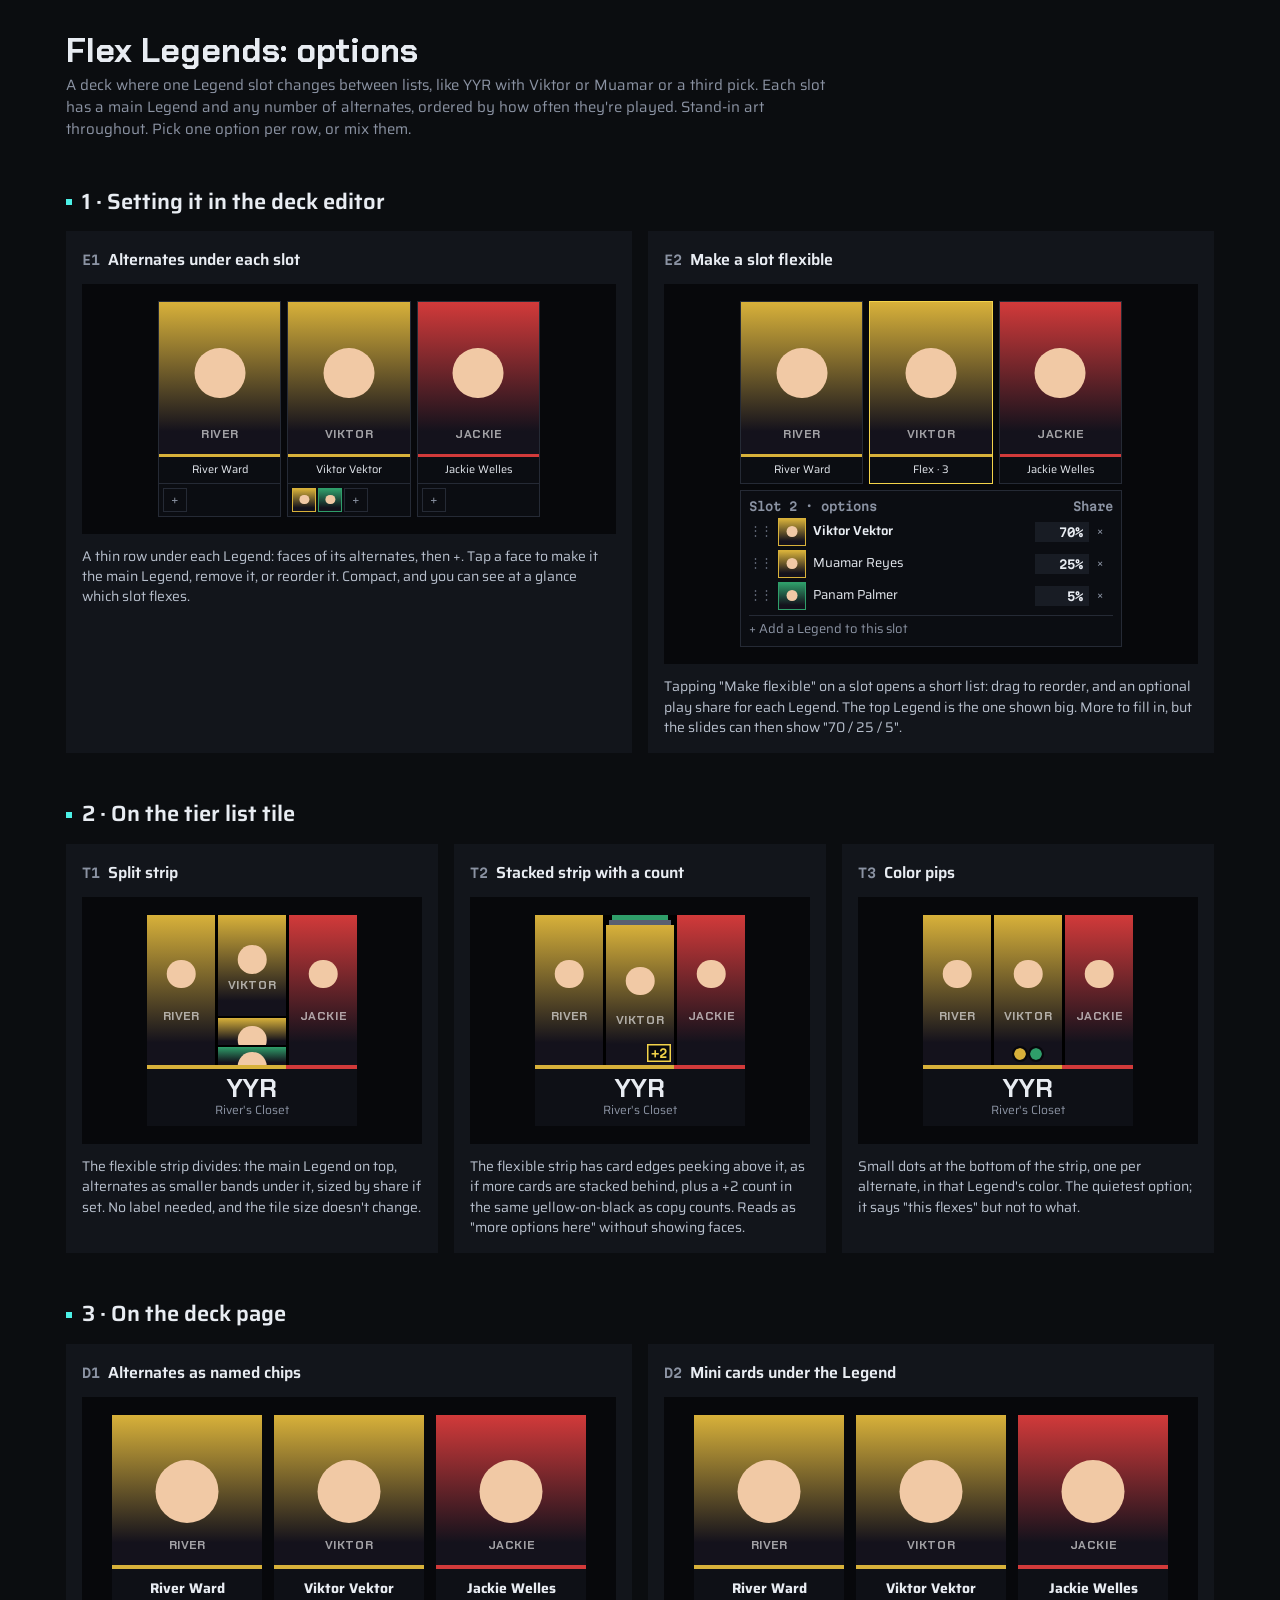
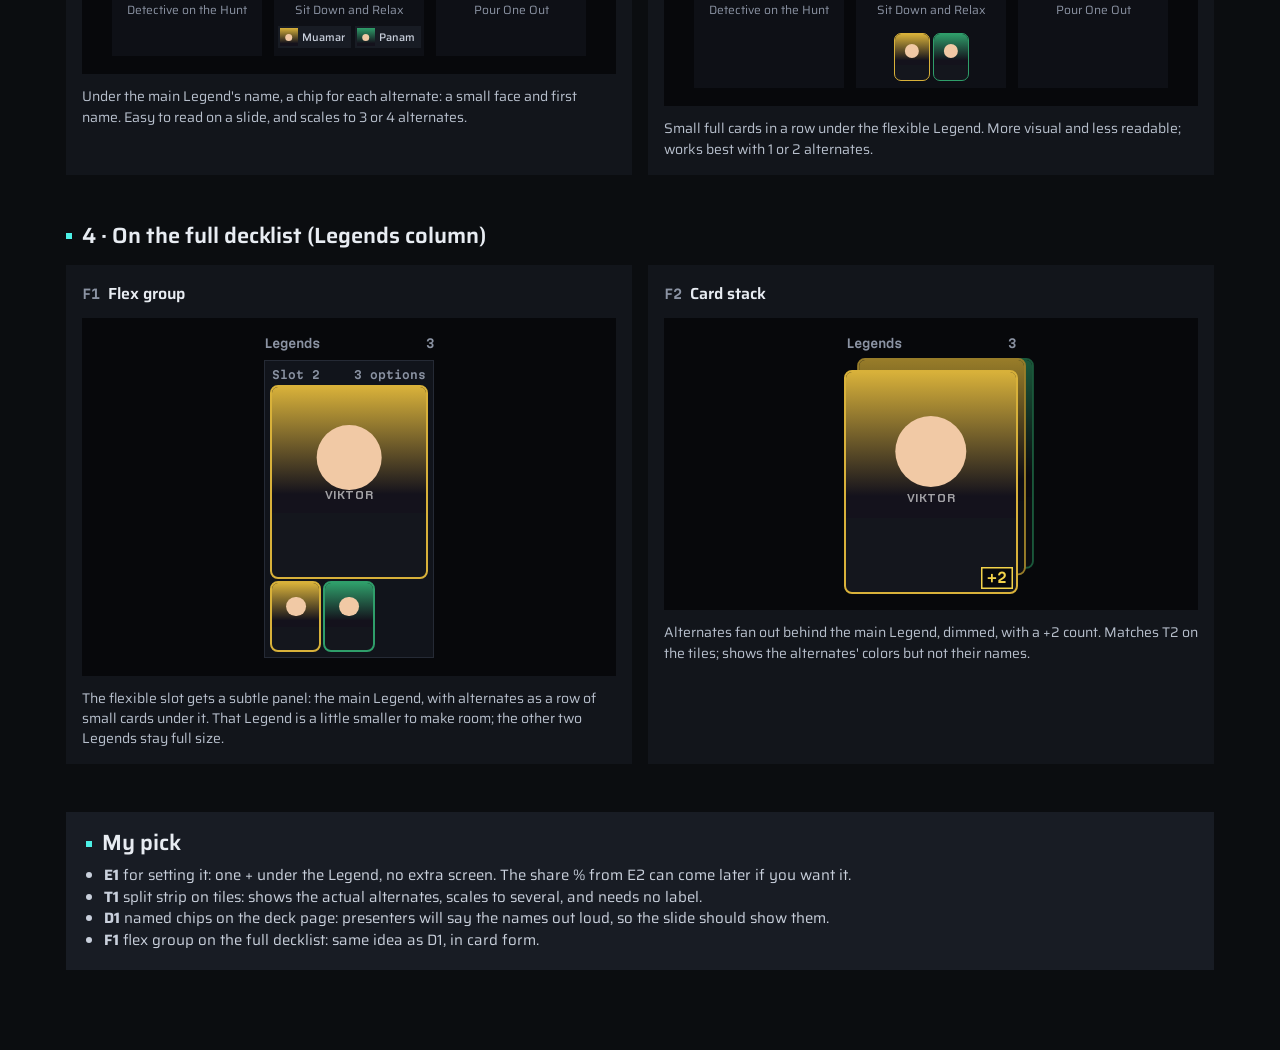
<file: design/flex-legends.html>
<!doctype html>
<html lang="en">
<head>
<meta charset="utf-8">
<meta name="viewport" content="width=device-width, initial-scale=1">
<title>Flex Legend Options</title>
<link href="https://fonts.googleapis.com/css2?family=Chakra+Petch:wght@600;700&family=Martian+Mono:wdth,wght@87.5,400;87.5,600&family=Saira:wght@400;500;600;700&display=swap" rel="stylesheet">
<style>
:root { --bg:#0b0d10; --panel:#12151b; --panel2:#181c24; --line:#252a35; --text:#e8ecf2; --muted:#8b93a3; --accent:#f3d34a; --accent2:#4cf0e6; --mono:"Martian Mono",monospace;
  --R:#d23a3a; --Y:#d8b13a; --G:#2f9e6a; --B:#2f6fd2; }
* { box-sizing:border-box; }
body { margin:0; background:var(--bg); color:var(--text); font:15px/1.45 "Saira",sans-serif; }
main { max-width:1180px; margin:0 auto; padding:32px 16px 80px; }
h1 { font:700 34px/1.1 "Chakra Petch",sans-serif; margin:0 0 6px; }
h2 { font:600 22px/1.2 "Saira",sans-serif; margin:48px 0 4px; display:flex; align-items:center; gap:10px; }
h2::before { content:""; width:6px; height:6px; background:var(--accent2); }
.lede { color:var(--muted); max-width:760px; margin:0; }
.grid { display:grid; grid-template-columns:repeat(auto-fit,minmax(320px,1fr)); gap:16px; margin-top:16px; }
.opt { background:var(--panel); padding:16px; display:flex; flex-direction:column; gap:12px; }
.opt h3 { margin:0; font:600 16px "Saira",sans-serif; display:flex; gap:8px; align-items:baseline; }
.opt h3 b { font:600 13px var(--mono); color:var(--muted); }
.opt p { margin:0; color:#b7bfcc; font-size:14px; }
.pick { align-self:flex-start; font:600 12px var(--mono); background:var(--accent); color:#0b0d10; padding:3px 7px; }
.stagebox { background:#07080b; padding:18px; display:flex; justify-content:center; align-items:center; min-height:200px; }

/* placeholder art */
.art { position:relative; overflow:hidden; background:linear-gradient(180deg,var(--c) 0%,#14121c 85%); }
.art::before { content:""; position:absolute; left:50%; top:30%; width:42%; aspect-ratio:1; transform:translateX(-50%); border-radius:50%; background:#f1c9a5; }
.art::after { content:attr(data-i); position:absolute; left:0; right:0; bottom:8%; text-align:center; font:700 12px "Chakra Petch"; color:#fff9; letter-spacing:.05em; }
.card { position:relative; border-radius:6px; overflow:hidden; outline:2px solid var(--c); background:#0e0f14; display:flex; flex-direction:column; }
.card .art { flex:1; }
.card .tb { height:34%; background:#14161d; }

/* tiles */
.tile { width:210px; background:#0e1016; }
.tile .strips { display:flex; gap:3px; height:150px; background:#000; }
.tile .strip { flex:1; display:flex; flex-direction:column; gap:2px; min-width:0; position:relative; }
.tile .strip .art { flex:1; }
.tile .art::after { top:62%; bottom:auto; }
.tile .cap { text-align:center; padding:6px 6px 8px; border-top:4px solid; border-image:linear-gradient(90deg,var(--Y) 0 33%,var(--Y) 33% 66%,var(--R) 66%) 1; }
.tile .code { font:700 26px/1 "Chakra Petch"; }
.tile .sub { font-size:12px; color:var(--muted); }
/* T1 split */
.split .art.alt { flex:0 0 26%; }
/* T2 stack */
.stack .strip .peek { position:absolute; inset:0; }
.tile.stack .strip.flex { padding-top:10px; }
.tile.stack .strip.flex::before, .tile.stack .strip.flex::after { content:""; position:absolute; left:6px; right:6px; height:5px; }
.tile.stack .strip.flex::before { top:0; background:var(--G); }
.tile.stack .strip.flex::after { top:5px; left:3px; right:3px; background:#5a6070; }
.count { position:absolute; right:3px; bottom:3px; font:600 12px/1 var(--mono); background:#07080c; color:var(--accent); padding:3px 4px; box-shadow:inset 0 0 0 1.5px var(--accent); }
/* T3 dots */
.pips { position:absolute; left:0; right:0; bottom:5px; display:flex; justify-content:center; gap:4px; }
.pips i { width:12px; height:12px; border-radius:50%; outline:2px solid #07080c; }

/* deck page legends */
.dl { display:flex; gap:12px; }
.dl figure { margin:0; width:150px; background:#0e1016; display:flex; flex-direction:column; }
.dl figure .art { height:150px; }
.dl figcaption { padding:8px; text-align:center; border-top:4px solid var(--c); }
.dl figcaption b { display:block; font:700 14px "Saira"; }
.dl figcaption span { font-size:12px; color:var(--muted); }
.alts { display:flex; justify-content:center; gap:4px; margin-top:6px; }
.alts .chip { display:flex; align-items:center; gap:4px; font:500 11px "Saira"; color:#c9d0dc; background:var(--panel2); padding:2px 6px 2px 2px; }
.alts .chip .art { width:18px; height:18px; }
.alts .chip .art::after { display:none; }
.fan { position:relative; }
.fan .back { position:absolute; top:-7px; height:12px; left:8px; right:8px; }
.fan .back.b2 { top:-13px; left:16px; right:16px; }
.mini-row { display:flex; gap:5px; padding:6px 8px 0; justify-content:center; }
.mini-row .card { width:34px; height:46px; outline-width:1.5px; }

/* full decklist column */
.col { display:flex; flex-direction:column; gap:10px; width:170px; }
.col .card { height:220px; }
.col .lbl { font:600 12px var(--mono); color:var(--muted); display:flex; justify-content:space-between; }
.rowalts { display:flex; gap:6px; margin-top:6px; }
.rowalts .card { flex:1; height:auto; aspect-ratio:.716; }
.flexgroup { background:#11141b; padding:8px; box-shadow:inset 0 0 0 1px var(--line); }
.flexgroup .eyebrow { font:600 11px var(--mono); color:var(--muted); margin-bottom:6px; display:flex; justify-content:space-between; }
.cardstack { position:relative; height:232px; }
.cardstack .card { position:absolute; left:0; right:0; height:220px; }
.cardstack .card.b1 { top:0; left:16px; right:-16px; transform:scale(.94); transform-origin:top right; filter:brightness(.55); }
.cardstack .card.b2 { top:0; left:8px; right:-8px; transform:scale(.97); transform-origin:top right; filter:brightness(.7); }
.cardstack .card.f { top:12px; }

/* editor */
.ed { width:100%; max-width:380px; display:flex; flex-direction:column; gap:8px; }
.ed .slots { display:grid; grid-template-columns:repeat(3,1fr); gap:8px; }
.slot { background:#0b0d12; outline:1px solid var(--line); display:flex; flex-direction:column; }
.slot .art { aspect-ratio:.8; }
.slot .n { font-size:11px; padding:5px; text-align:center; border-top:3px solid var(--c); white-space:nowrap; overflow:hidden; text-overflow:ellipsis; }
.slot .altrow { display:flex; gap:4px; padding:5px; border-top:1px solid var(--line); align-items:center; }
.slot .altrow .art { width:22px; aspect-ratio:1; outline:1.5px solid var(--c); }
.slot .altrow .art::after { display:none; }
.slot .altrow .add { width:22px; height:22px; display:grid; place-items:center; color:var(--muted); outline:1px solid var(--line); font-size:14px; }
.slot.flexon { outline:1px solid var(--accent); }
.flexlist { background:#0b0d12; outline:1px solid var(--line); padding:8px; display:flex; flex-direction:column; gap:6px; }
.flexlist .hd { font:600 12px var(--mono); color:var(--muted); display:flex; justify-content:space-between; }
.flexlist .r { display:grid; grid-template-columns:22px 26px 1fr 54px 16px; gap:8px; align-items:center; font-size:13px; }
.flexlist .r .art { width:26px; aspect-ratio:1; outline:1.5px solid var(--c); }
.flexlist .r .art::after { display:none; }
.flexlist .r .h { color:#59606e; letter-spacing:-2px; }
.flexlist .r .p { font:600 12px var(--mono); color:var(--text); background:var(--panel2); padding:3px 6px; text-align:right; }
.flexlist .r.main span:nth-child(3) { font-weight:600; }
.flexlist .r .x { color:var(--muted); }
.flexlist .addrow { color:var(--muted); font-size:13px; padding:4px 0 0; border-top:1px solid var(--line); }
.tag { font:600 11px var(--mono); background:var(--accent); color:#0b0d10; padding:2px 5px; }
.rec { margin-top:48px; background:var(--panel2); padding:18px 20px; }
.rec h2 { margin-top:0; }
.rec ul { margin:8px 0 0; padding-left:18px; color:#c9d0dc; }
@media (max-width:520px) { .dl figure { width:31vw; } .dl figure .art { height:28vw; } }
</style>
</head>
<body>
<main>
<h1>Flex Legends: options</h1>
<p class="lede">A deck where one Legend slot changes between lists, like YYR with Viktor or Muamar or a third pick. Each slot has a main Legend and any number of alternates, ordered by how often they're played. Stand-in art throughout. Pick one option per row, or mix them.</p>

<h2>1 · Setting it in the deck editor</h2>
<div class="grid">
  <div class="opt">
    <h3><b>E1</b> Alternates under each slot</h3>
    <div class="stagebox"><div class="ed">
      <div class="slots">
        <div class="slot" style="--c:var(--Y)"><div class="art" style="--c:var(--Y)" data-i="RIVER"></div><div class="n">River Ward</div><div class="altrow"><span class="add">+</span></div></div>
        <div class="slot" style="--c:var(--Y)"><div class="art" style="--c:var(--Y)" data-i="VIKTOR"></div><div class="n">Viktor Vektor</div><div class="altrow"><span class="art" style="--c:var(--Y)"></span><span class="art" style="--c:var(--G)"></span><span class="add">+</span></div></div>
        <div class="slot" style="--c:var(--R)"><div class="art" style="--c:var(--R)" data-i="JACKIE"></div><div class="n">Jackie Welles</div><div class="altrow"><span class="add">+</span></div></div>
      </div>
    </div></div>
    <p>A thin row under each Legend: faces of its alternates, then +. Tap a face to make it the main Legend, remove it, or reorder it. Compact, and you can see at a glance which slot flexes.</p>
  </div>
  <div class="opt">
    <h3><b>E2</b> Make a slot flexible</h3>
    <div class="stagebox"><div class="ed">
      <div class="slots">
        <div class="slot" style="--c:var(--Y)"><div class="art" style="--c:var(--Y)" data-i="RIVER"></div><div class="n">River Ward</div></div>
        <div class="slot flexon" style="--c:var(--Y)"><div class="art" style="--c:var(--Y)" data-i="VIKTOR"></div><div class="n">Flex · 3</div></div>
        <div class="slot" style="--c:var(--R)"><div class="art" style="--c:var(--R)" data-i="JACKIE"></div><div class="n">Jackie Welles</div></div>
      </div>
      <div class="flexlist">
        <div class="hd"><span>Slot 2 · options</span><span>Share</span></div>
        <div class="r main"><span class="h">⋮⋮</span><span class="art" style="--c:var(--Y)"></span><span>Viktor Vektor</span><span class="p">70%</span><span class="x">×</span></div>
        <div class="r"><span class="h">⋮⋮</span><span class="art" style="--c:var(--Y)"></span><span>Muamar Reyes</span><span class="p">25%</span><span class="x">×</span></div>
        <div class="r"><span class="h">⋮⋮</span><span class="art" style="--c:var(--G)"></span><span>Panam Palmer</span><span class="p">5%</span><span class="x">×</span></div>
        <div class="addrow">+ Add a Legend to this slot</div>
      </div>
    </div></div>
    <p>Tapping "Make flexible" on a slot opens a short list: drag to reorder, and an optional play share for each Legend. The top Legend is the one shown big. More to fill in, but the slides can then show "70 / 25 / 5".</p>
  </div>
</div>

<h2>2 · On the tier list tile</h2>
<div class="grid">
  <div class="opt">
    <h3><b>T1</b> Split strip</h3>
    <div class="stagebox"><div class="tile split">
      <div class="strips">
        <div class="strip"><div class="art" style="--c:var(--Y)" data-i="RIVER"></div></div>
        <div class="strip"><div class="art" style="--c:var(--Y)" data-i="VIKTOR"></div><div class="art alt" style="--c:var(--Y);flex-basis:18%"></div><div class="art alt" style="--c:var(--G);flex-basis:12%"></div></div>
        <div class="strip"><div class="art" style="--c:var(--R)" data-i="JACKIE"></div></div>
      </div>
      <div class="cap"><div class="code">YYR</div><div class="sub">River's Closet</div></div>
    </div></div>
    <p>The flexible strip divides: the main Legend on top, alternates as smaller bands under it, sized by share if set. No label needed, and the tile size doesn't change.</p>
  </div>
  <div class="opt">
    <h3><b>T2</b> Stacked strip with a count</h3>
    <div class="stagebox"><div class="tile stack">
      <div class="strips">
        <div class="strip"><div class="art" style="--c:var(--Y)" data-i="RIVER"></div></div>
        <div class="strip flex" style="padding-top:10px"><div class="art" style="--c:var(--Y)" data-i="VIKTOR"></div><span class="count">+2</span></div>
        <div class="strip"><div class="art" style="--c:var(--R)" data-i="JACKIE"></div></div>
      </div>
      <div class="cap"><div class="code">YYR</div><div class="sub">River's Closet</div></div>
    </div></div>
    <p>The flexible strip has card edges peeking above it, as if more cards are stacked behind, plus a +2 count in the same yellow-on-black as copy counts. Reads as "more options here" without showing faces.</p>
  </div>
  <div class="opt">
    <h3><b>T3</b> Color pips</h3>
    <div class="stagebox"><div class="tile">
      <div class="strips">
        <div class="strip"><div class="art" style="--c:var(--Y)" data-i="RIVER"></div></div>
        <div class="strip"><div class="art" style="--c:var(--Y)" data-i="VIKTOR"></div><div class="pips"><i style="background:var(--Y)"></i><i style="background:var(--G)"></i></div></div>
        <div class="strip"><div class="art" style="--c:var(--R)" data-i="JACKIE"></div></div>
      </div>
      <div class="cap"><div class="code">YYR</div><div class="sub">River's Closet</div></div>
    </div></div>
    <p>Small dots at the bottom of the strip, one per alternate, in that Legend's color. The quietest option; it says "this flexes" but not to what.</p>
  </div>
</div>

<h2>3 · On the deck page</h2>
<div class="grid">
  <div class="opt">
    <h3><b>D1</b> Alternates as named chips</h3>
    <div class="stagebox"><div class="dl">
      <figure style="--c:var(--Y)"><div class="art" style="--c:var(--Y)" data-i="RIVER"></div><figcaption><b>River Ward</b><span>Detective on the Hunt</span></figcaption></figure>
      <figure style="--c:var(--Y)"><div class="art" style="--c:var(--Y)" data-i="VIKTOR"></div><figcaption><b>Viktor Vektor</b><span>Sit Down and Relax</span>
        <div class="alts"><span class="chip"><span class="art" style="--c:var(--Y)"></span>Muamar</span><span class="chip"><span class="art" style="--c:var(--G)"></span>Panam</span></div></figcaption></figure>
      <figure style="--c:var(--R)"><div class="art" style="--c:var(--R)" data-i="JACKIE"></div><figcaption><b>Jackie Welles</b><span>Pour One Out</span></figcaption></figure>
    </div></div>
    <p>Under the main Legend's name, a chip for each alternate: a small face and first name. Easy to read on a slide, and scales to 3 or 4 alternates.</p>
  </div>
  <div class="opt">
    <h3><b>D2</b> Mini cards under the Legend</h3>
    <div class="stagebox"><div class="dl">
      <figure style="--c:var(--Y)"><div class="art" style="--c:var(--Y)" data-i="RIVER"></div><figcaption><b>River Ward</b><span>Detective on the Hunt</span></figcaption></figure>
      <figure style="--c:var(--Y)"><div class="art" style="--c:var(--Y)" data-i="VIKTOR"></div><figcaption><b>Viktor Vektor</b><span>Sit Down and Relax</span></figcaption>
        <div class="mini-row" style="padding-bottom:8px"><div class="card" style="--c:var(--Y)"><div class="art" style="--c:var(--Y)"></div><div class="tb"></div></div><div class="card" style="--c:var(--G)"><div class="art" style="--c:var(--G)"></div><div class="tb"></div></div></div></figure>
      <figure style="--c:var(--R)"><div class="art" style="--c:var(--R)" data-i="JACKIE"></div><figcaption><b>Jackie Welles</b><span>Pour One Out</span></figcaption></figure>
    </div></div>
    <p>Small full cards in a row under the flexible Legend. More visual and less readable; works best with 1 or 2 alternates.</p>
  </div>
</div>

<h2>4 · On the full decklist (Legends column)</h2>
<div class="grid">
  <div class="opt">
    <h3><b>F1</b> Flex group</h3>
    <div class="stagebox"><div class="col">
      <div class="lbl"><span>Legends</span><span>3</span></div>
      <div class="flexgroup"><div class="eyebrow"><span>Slot 2</span><span>3 options</span></div>
        <div class="card" style="--c:var(--Y);height:190px"><div class="art" style="--c:var(--Y)" data-i="VIKTOR"></div><div class="tb"></div></div>
        <div class="rowalts"><div class="card" style="--c:var(--Y)"><div class="art" style="--c:var(--Y)"></div><div class="tb"></div></div><div class="card" style="--c:var(--G)"><div class="art" style="--c:var(--G)"></div><div class="tb"></div></div><div class="card" style="visibility:hidden"></div></div>
      </div>
    </div></div>
    <p>The flexible slot gets a subtle panel: the main Legend, with alternates as a row of small cards under it. That Legend is a little smaller to make room; the other two Legends stay full size.</p>
  </div>
  <div class="opt">
    <h3><b>F2</b> Card stack</h3>
    <div class="stagebox"><div class="col">
      <div class="lbl"><span>Legends</span><span>3</span></div>
      <div class="cardstack">
        <div class="card b1" style="--c:var(--G)"><div class="art" style="--c:var(--G)"></div><div class="tb"></div></div>
        <div class="card b2" style="--c:var(--Y)"><div class="art" style="--c:var(--Y)"></div><div class="tb"></div></div>
        <div class="card f" style="--c:var(--Y)"><div class="art" style="--c:var(--Y)" data-i="VIKTOR"></div><div class="tb"></div><span class="count" style="font-size:14px;padding:4px 6px">+2</span></div>
      </div>
    </div></div>
    <p>Alternates fan out behind the main Legend, dimmed, with a +2 count. Matches T2 on the tiles; shows the alternates' colors but not their names.</p>
  </div>
</div>

<div class="rec">
  <h2>My pick</h2>
  <ul>
    <li><b>E1</b> for setting it: one + under the Legend, no extra screen. The share % from E2 can come later if you want it.</li>
    <li><b>T1</b> split strip on tiles: shows the actual alternates, scales to several, and needs no label.</li>
    <li><b>D1</b> named chips on the deck page: presenters will say the names out loud, so the slide should show them.</li>
    <li><b>F1</b> flex group on the full decklist: same idea as D1, in card form.</li>
  </ul>
</div>
</main>
</body>
</html>
</file>
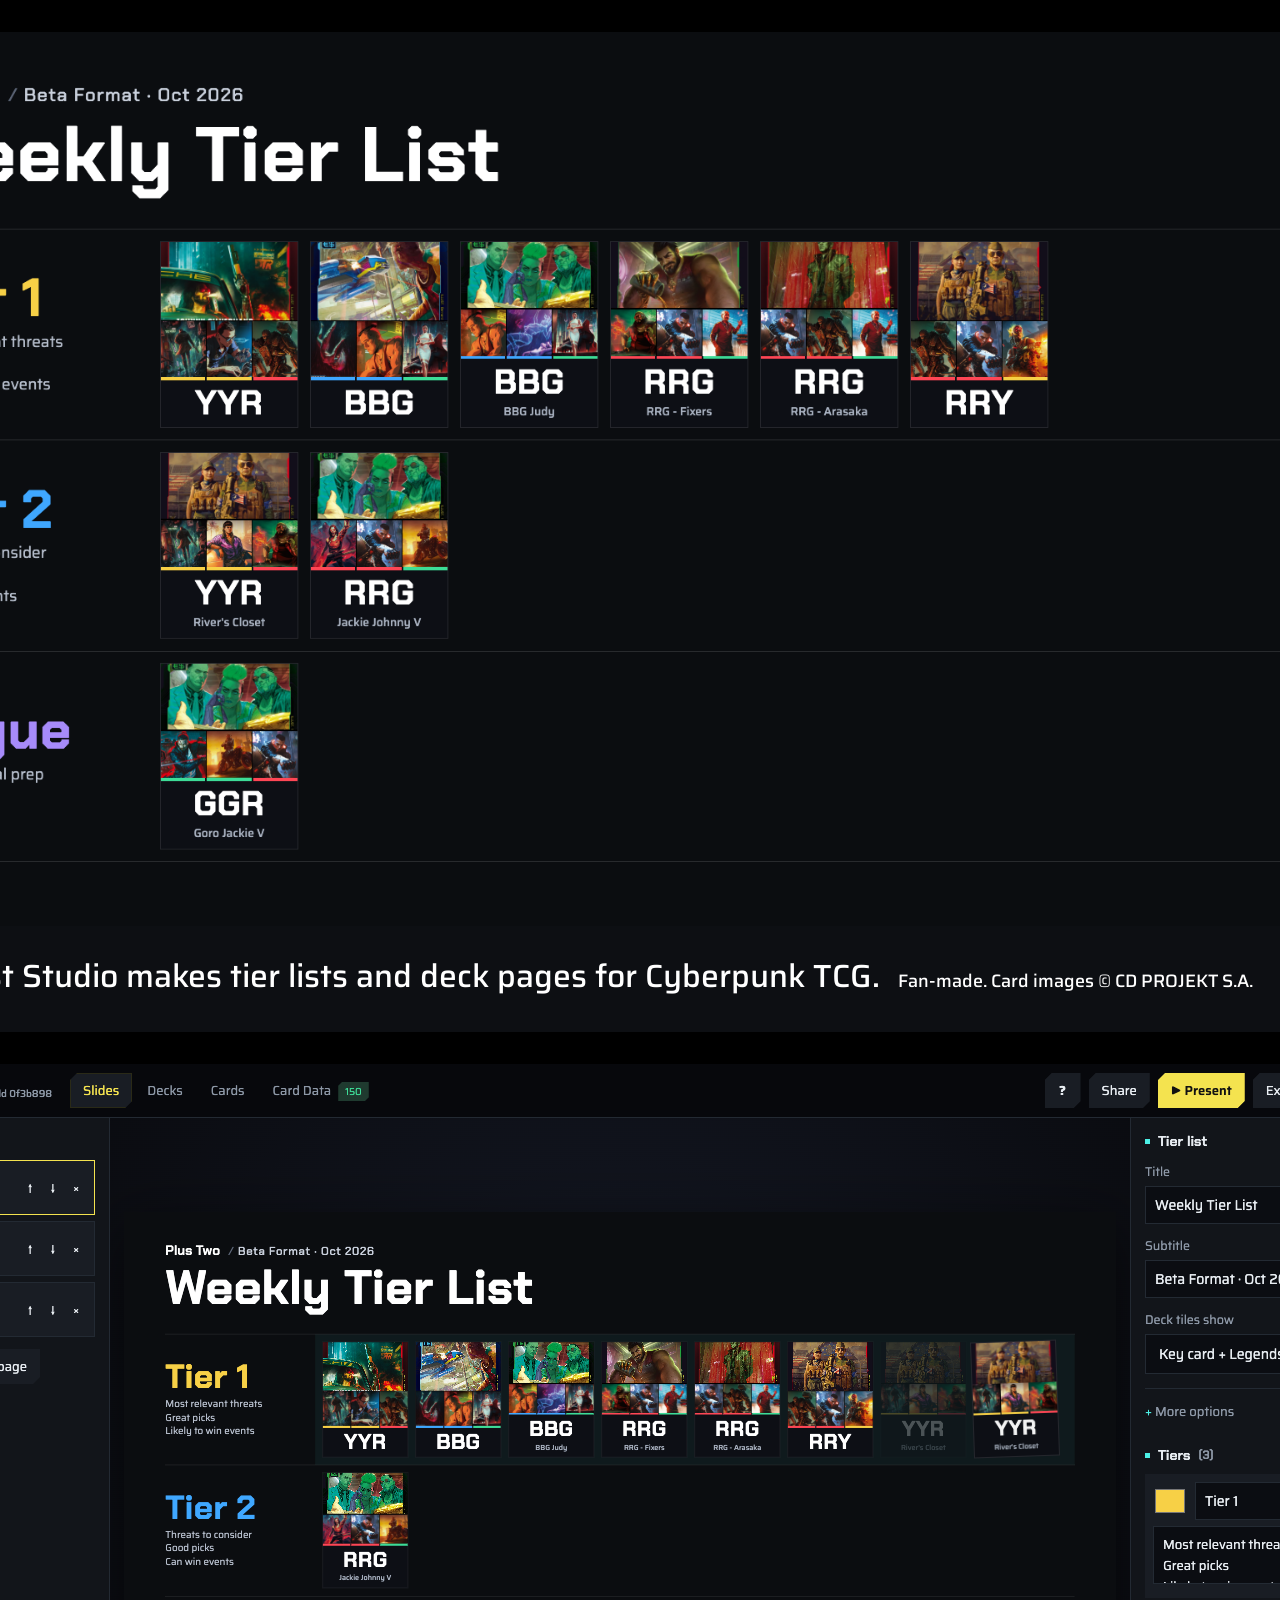
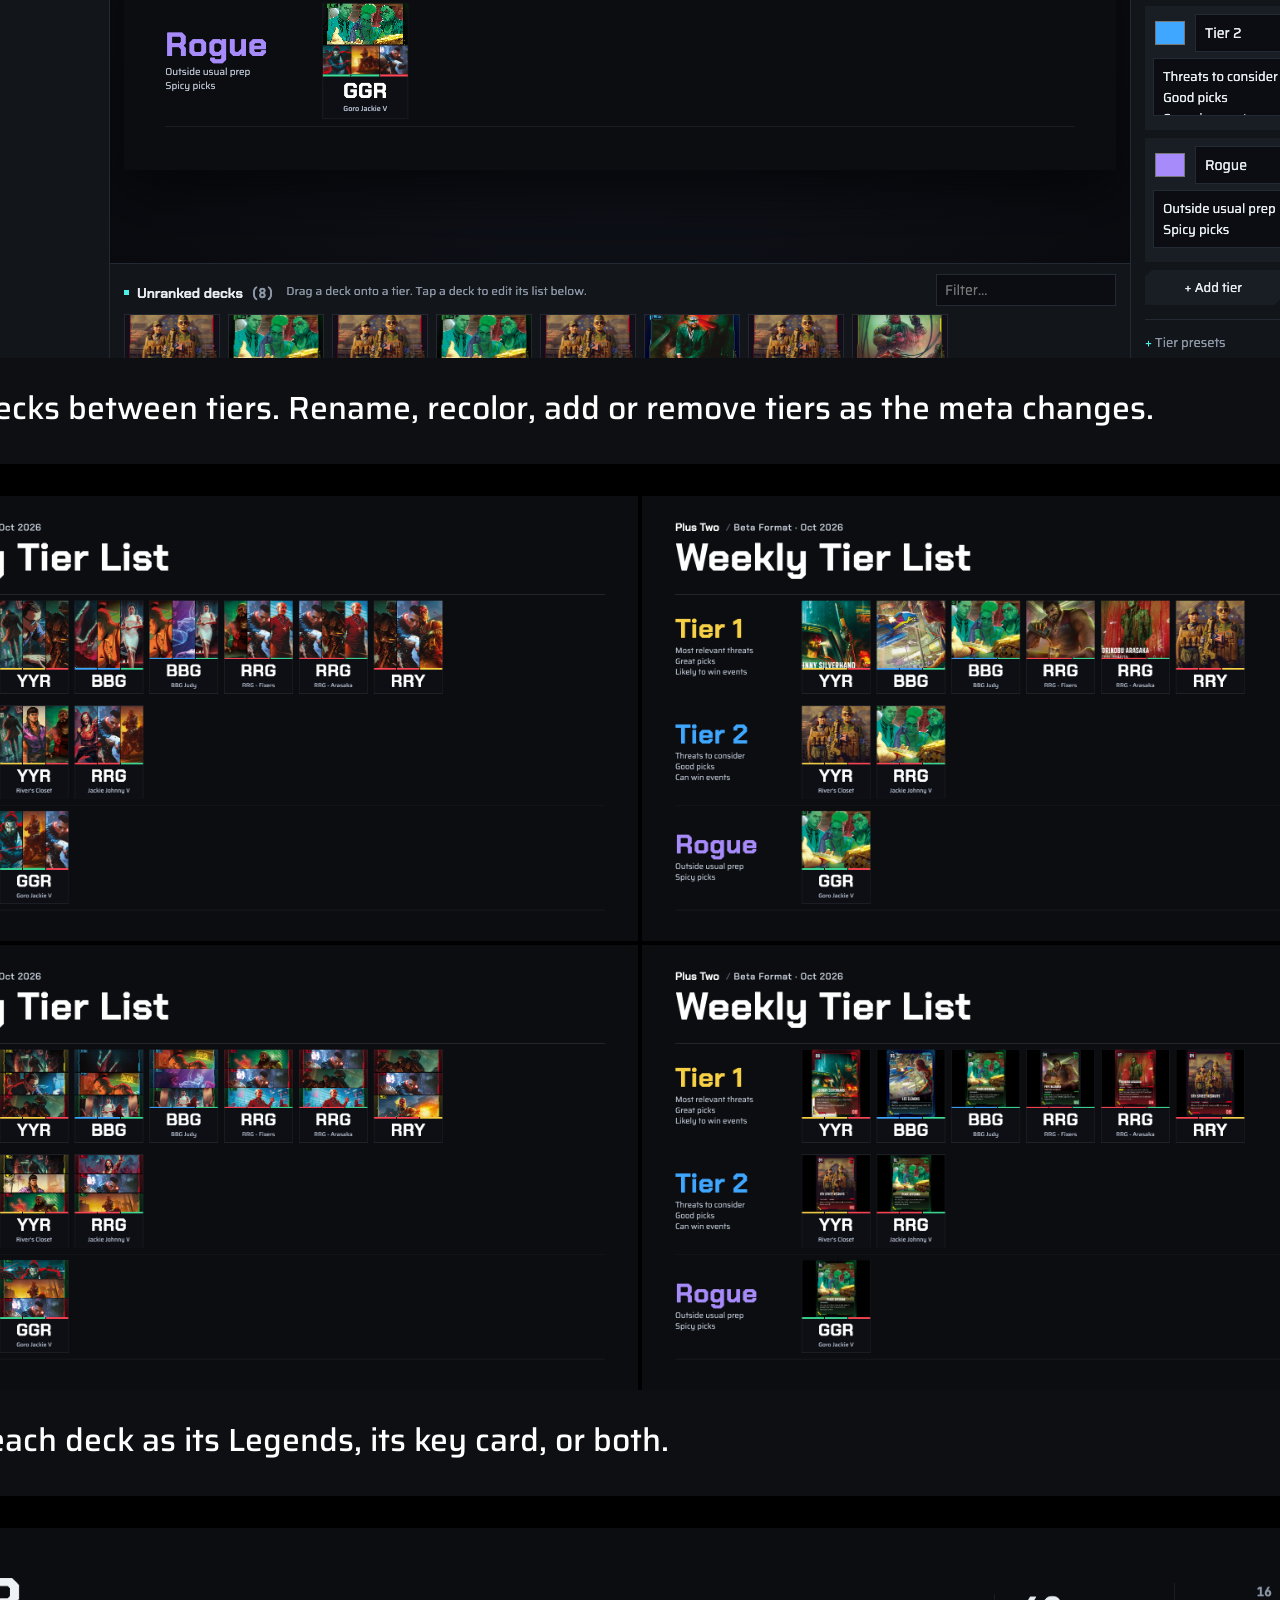
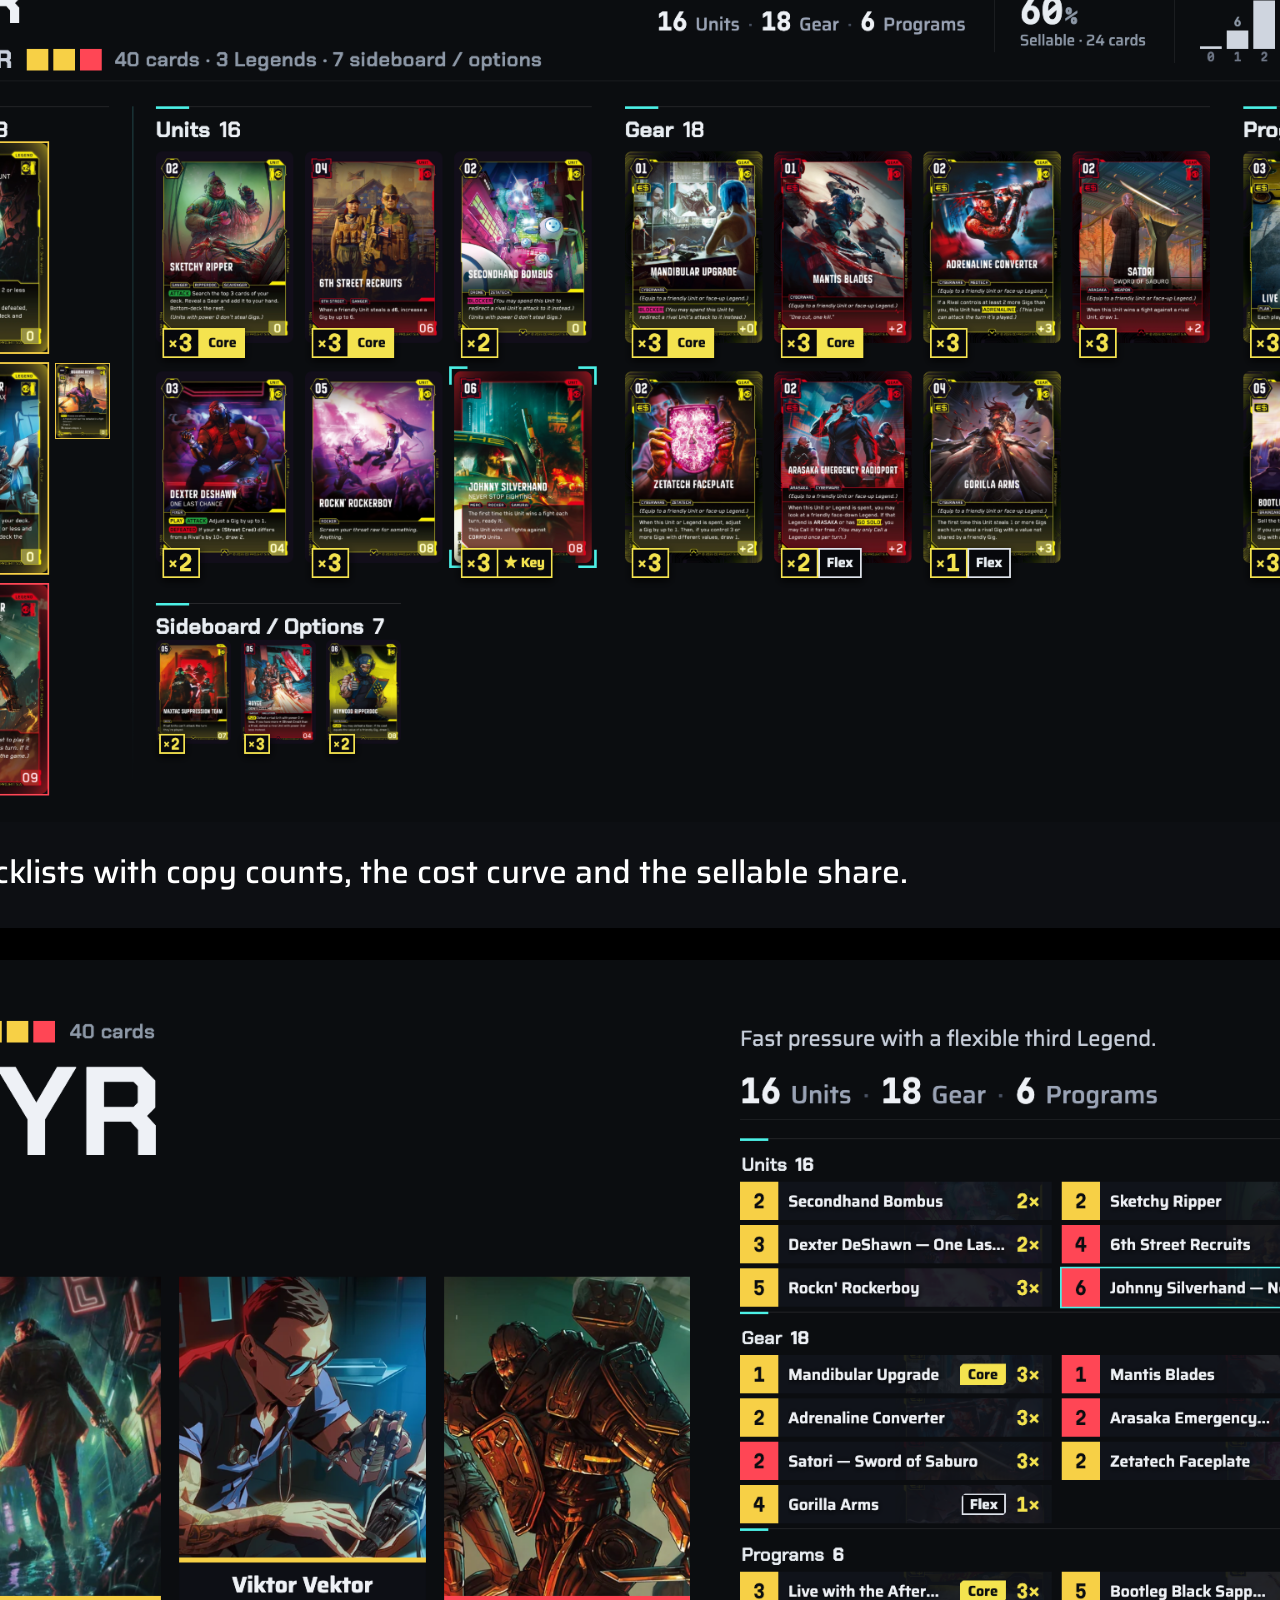
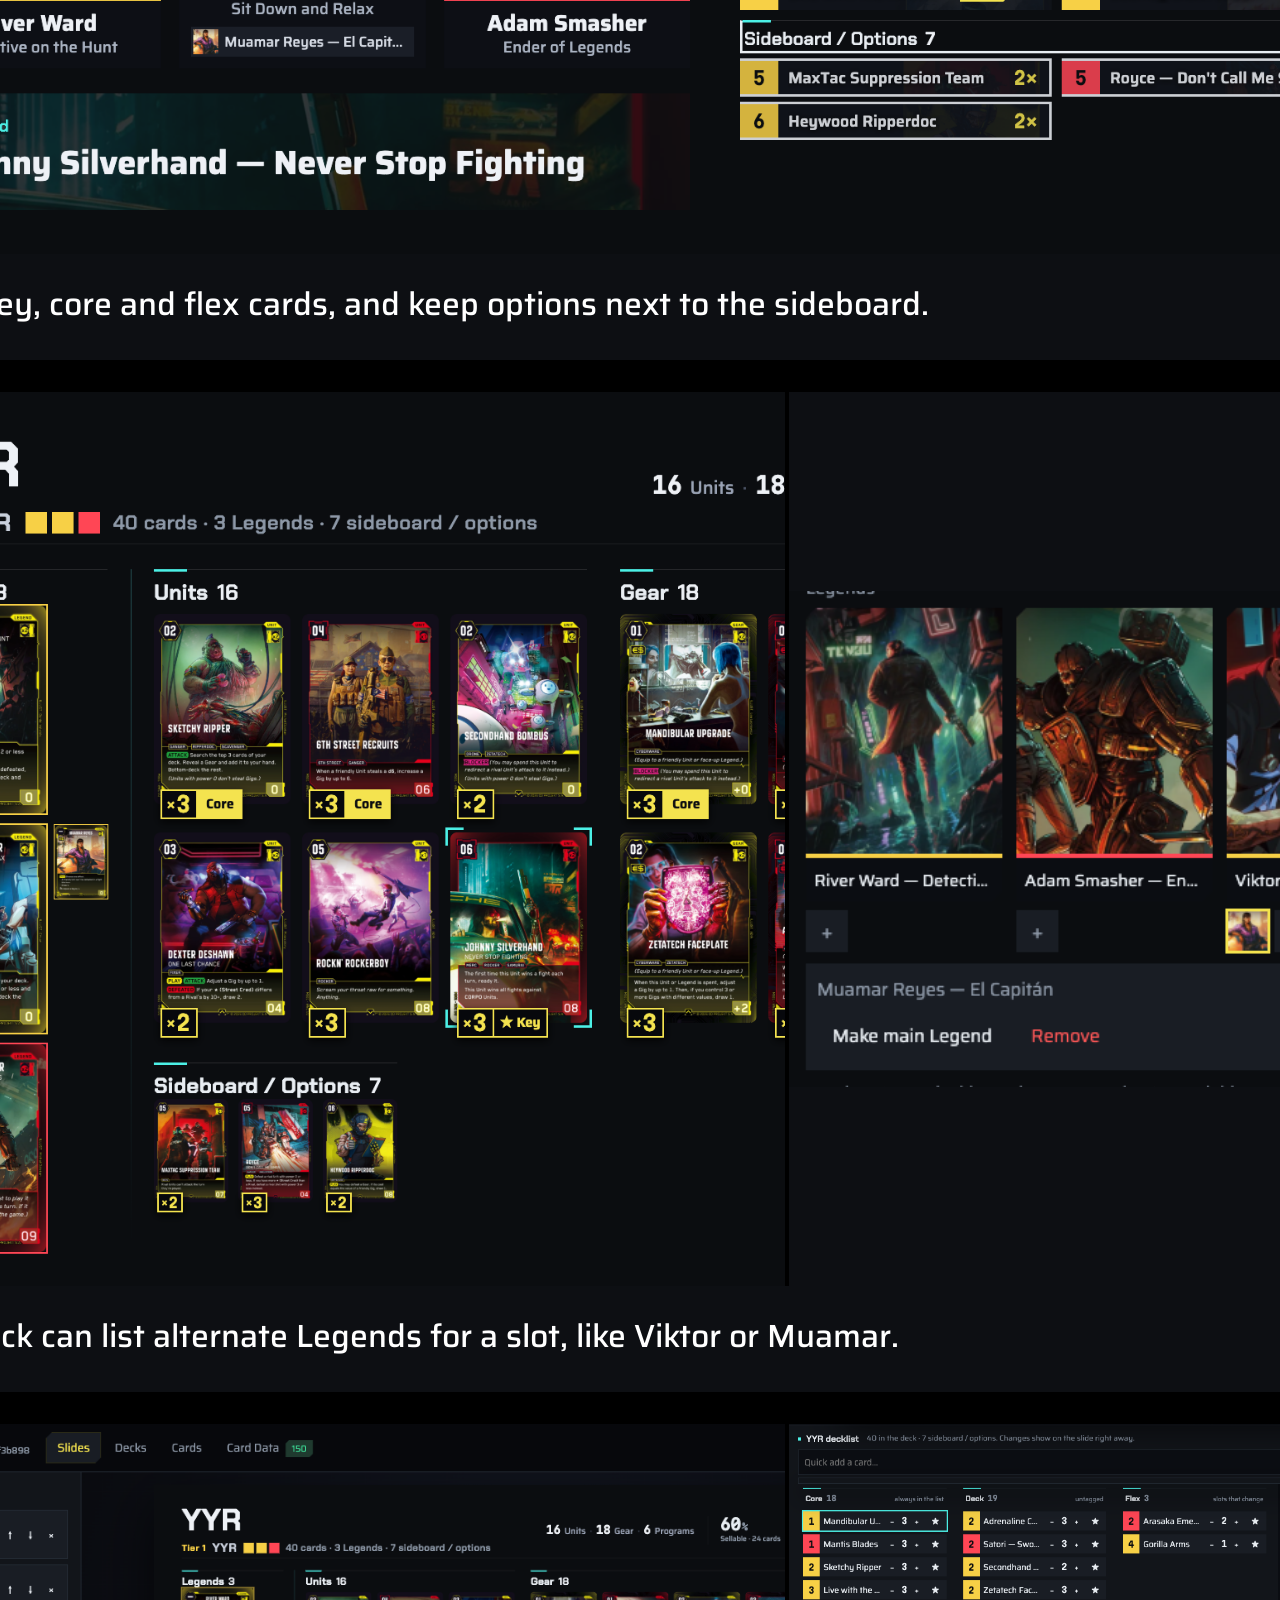
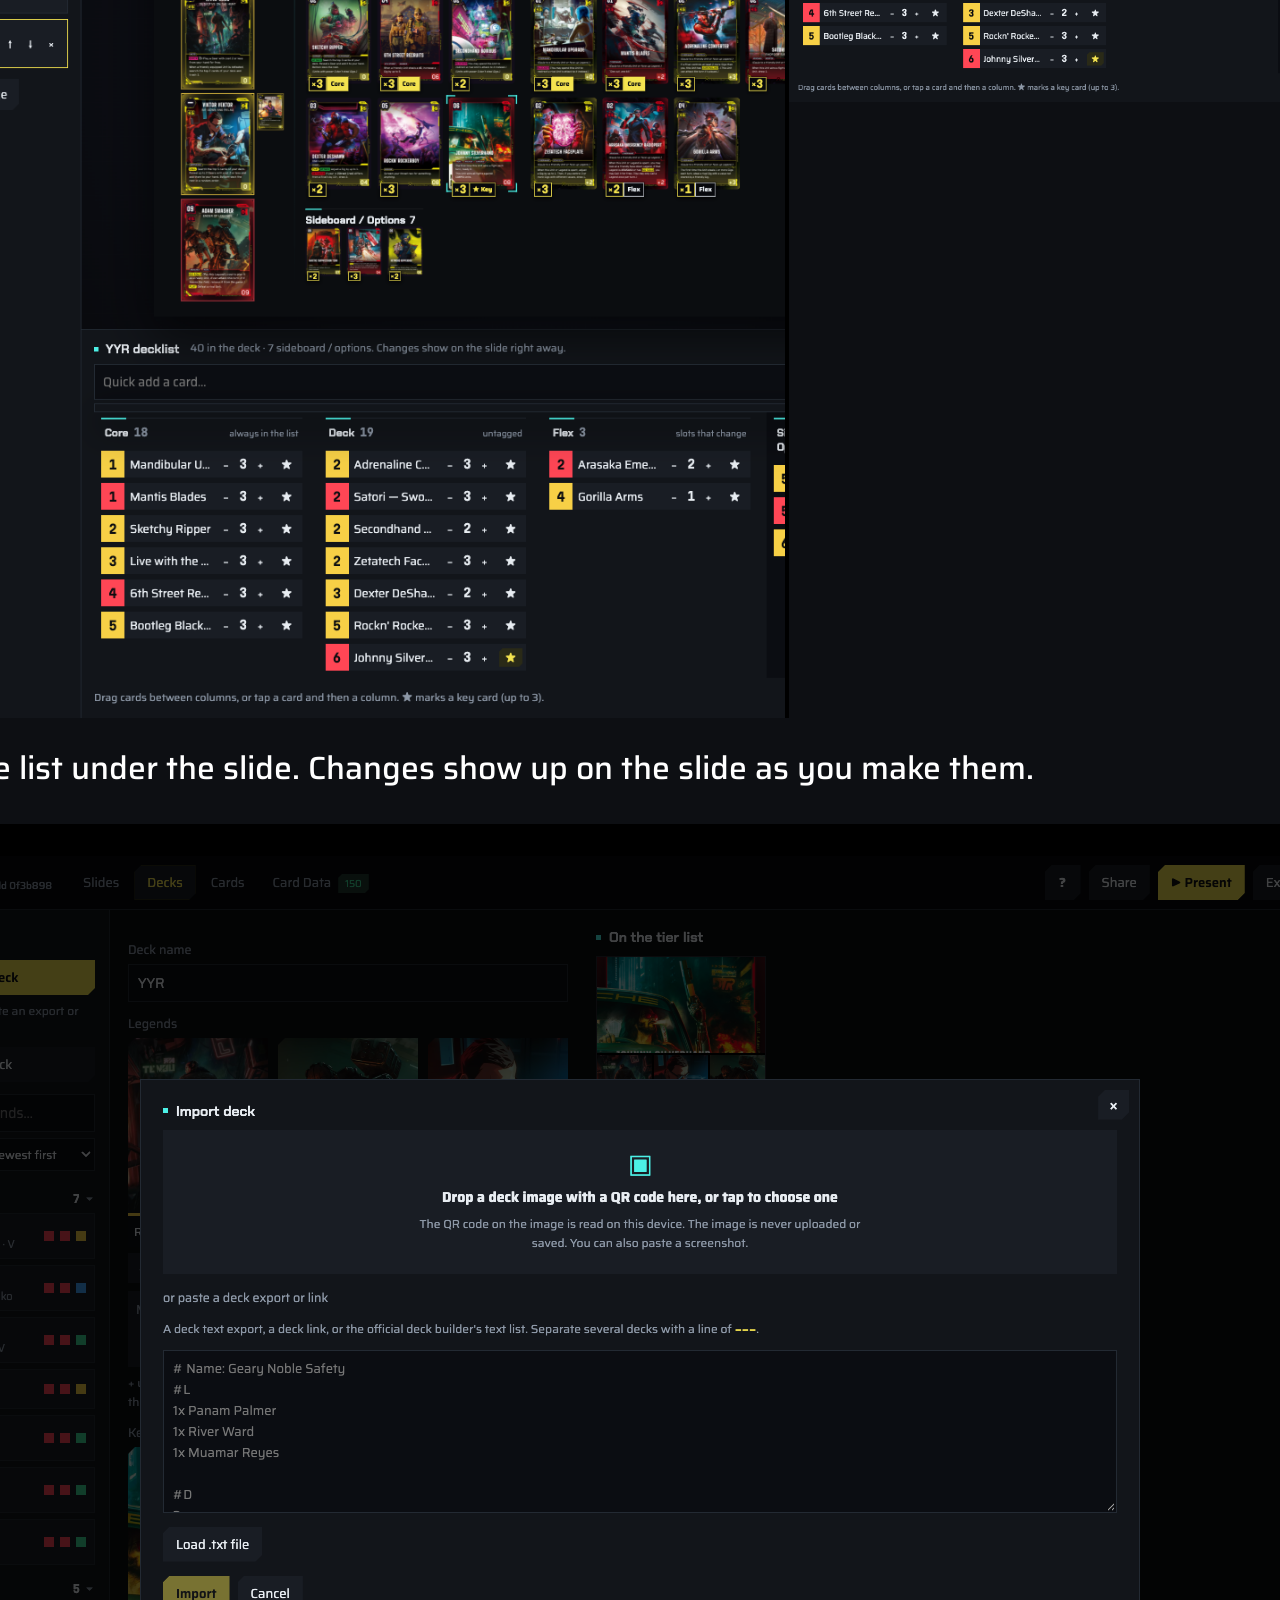
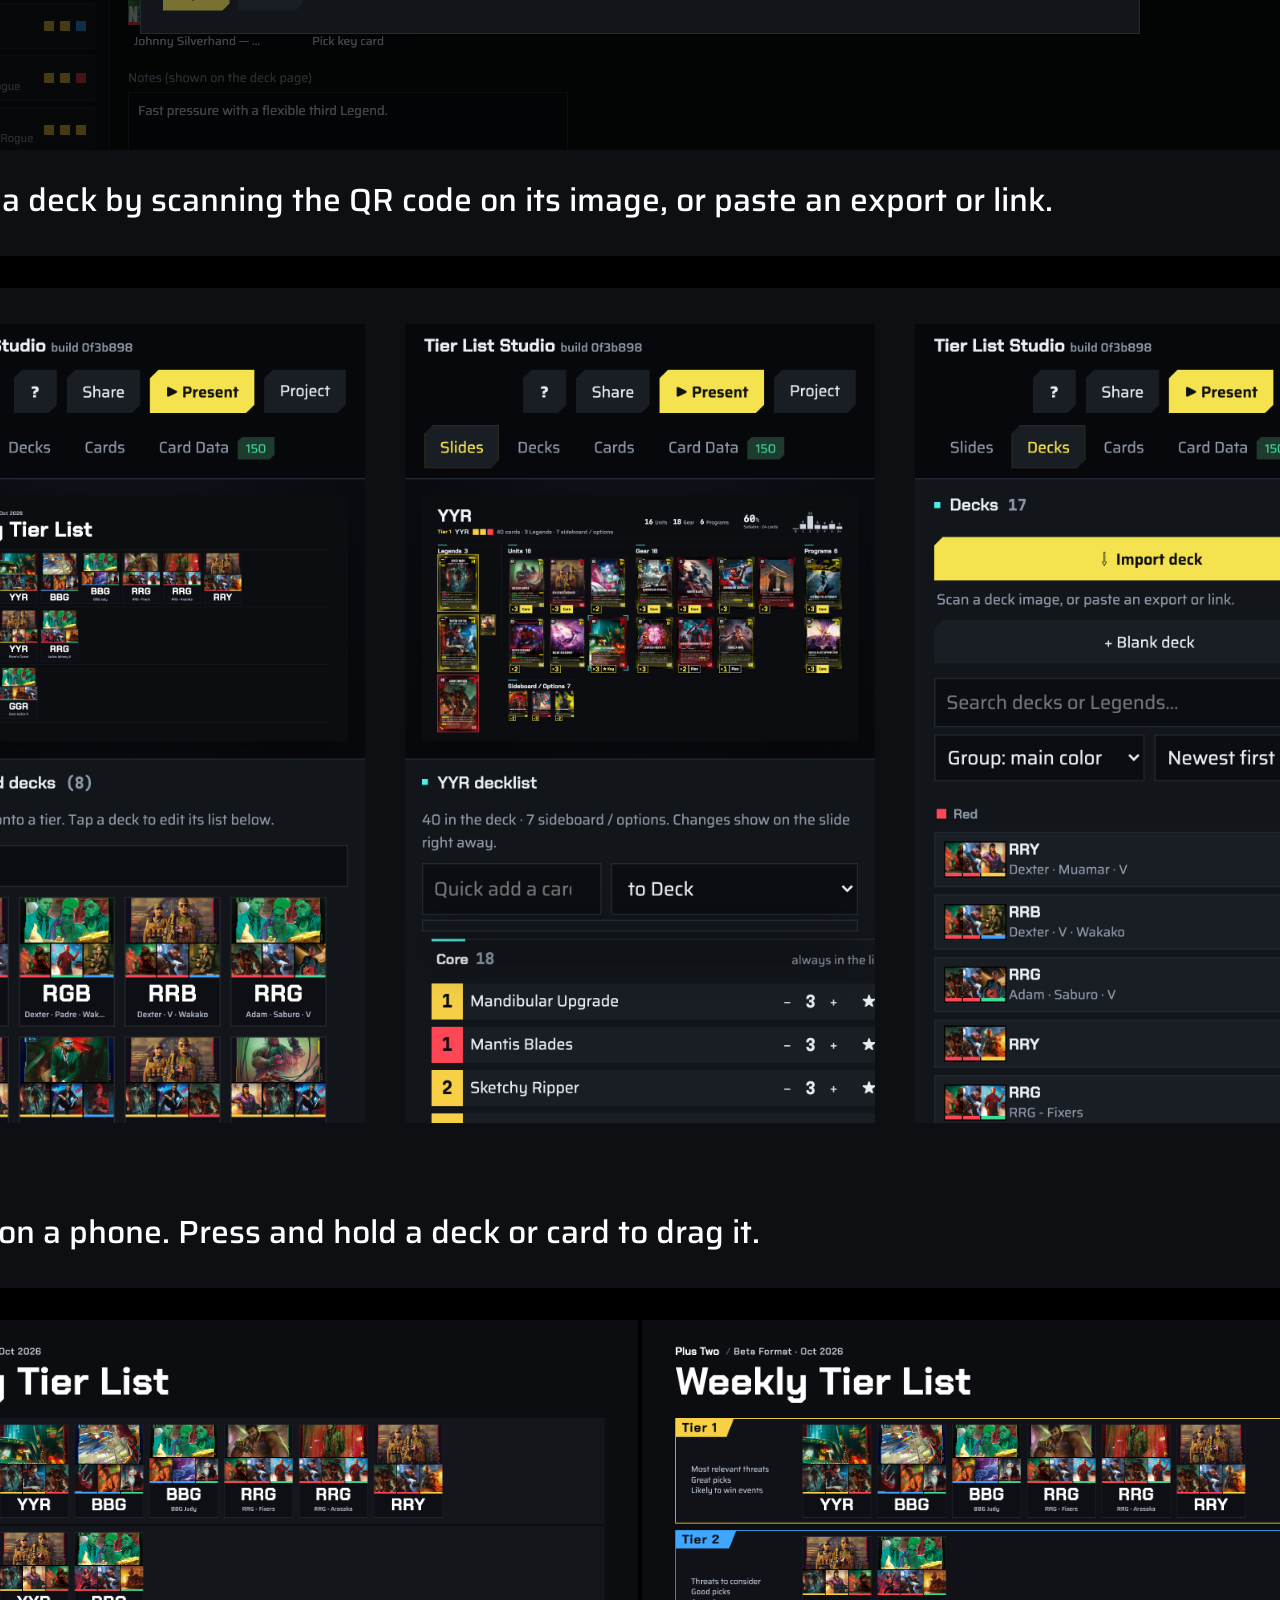
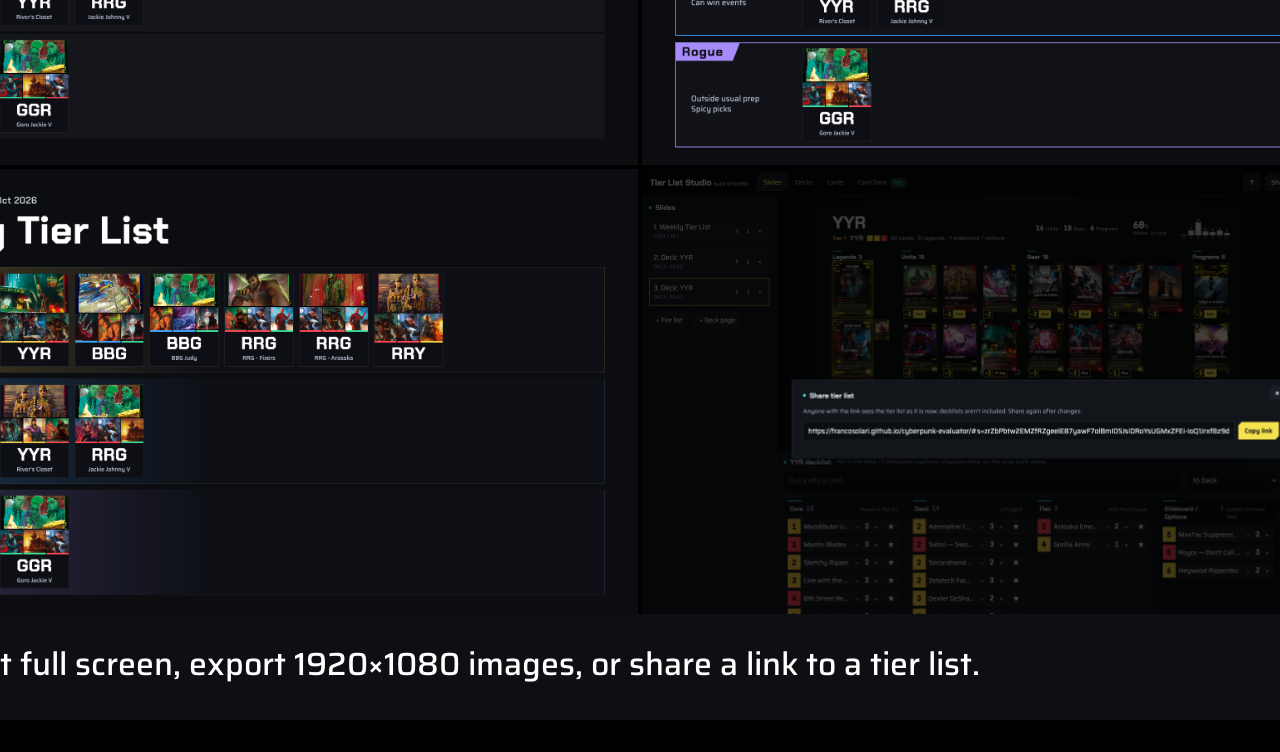
<file: promo/story.html>
<!doctype html>
<html lang="en">
<head>
<meta charset="utf-8">
<meta name="viewport" content="width=device-width, initial-scale=1">
<title>Tier List Studio</title>
<link href="https://fonts.googleapis.com/css2?family=Saira:wght@500&display=swap" rel="stylesheet">
<style>
/* Feature story: one 1600×1000 image per feature, built from the screenshots in shots/.
 * The screenshot fills the image; one caption sentence runs underneath in a single color.
 * capture.mjs saves each panel as story/NN-name.png; open this file to see them in a row. */
* { box-sizing: border-box; }
body { margin: 0; background: #000; color: #fff; font: 500 16px/1.3 "Saira", sans-serif; }
.story { display: flex; flex-direction: column; align-items: center; gap: 32px; padding: 32px 0; }
.panel { width: 1600px; height: 1000px; overflow: hidden; background: #0d0f13; display: grid; grid-template-rows: 1fr auto; }
.media { min-height: 0; display: grid; gap: 4px; background: #000; }
.media img { display: block; width: 100%; height: 100%; min-height: 0; object-fit: cover; object-position: top left; }
.two { grid-template-columns: 1fr 1fr; }
.four { grid-template-columns: 1fr 1fr; grid-template-rows: 1fr 1fr; }
.wide-left { grid-template-columns: 1.45fr 1fr; }
.phones { grid-template-columns: repeat(3, 1fr); background: #0d0f13; padding: 36px 56px 0; gap: 40px; }
.phones img { object-fit: contain; object-position: top center; }
.cap { margin: 0; padding: 30px 56px 34px; font-size: 32px; }
.cap small { font-size: 18px; margin-left: 18px; }
.missing { display: grid; place-items: center; color: #555; font: 16px monospace; outline: 1px dashed #333; }
</style>
</head>
<body>
<div class="story">

<section class="panel" id="p01-cover">
  <div class="media"><img data-src="01-tier-key-and-legends.png" alt=""></div>
  <p class="cap">Tier List Studio makes tier lists and deck pages for Cyberpunk TCG.<small>Fan-made. Card images © CD PROJEKT S.A.</small></p>
</section>

<section class="panel" id="p02-tiers">
  <div class="media"><img data-src="11-ui-drag-deck-between-tiers.png" alt=""></div>
  <p class="cap">Drag decks between tiers. Rename, recolor, add or remove tiers as the meta changes.</p>
</section>

<section class="panel" id="p03-views">
  <div class="media four">
    <img data-src="02-tier-legends.png" alt="">
    <img data-src="04-tier-key-art.png" alt="">
    <img data-src="03-tier-legend-bands.png" alt="">
    <img data-src="05-tier-key-full-card.png" alt="">
  </div>
  <p class="cap">Show each deck as its Legends, its key card, or both.</p>
</section>

<section class="panel" id="p04-decklist">
  <div class="media"><img data-src="09-deck-page-full-decklist.png" alt=""></div>
  <p class="cap">Full decklists with copy counts, the cost curve and the sellable share.</p>
</section>

<section class="panel" id="p05-roles">
  <div class="media"><img data-src="08-deck-page-names.png" alt=""></div>
  <p class="cap">Mark key, core and flex cards, and keep options next to the sideboard.</p>
</section>

<section class="panel" id="p06-flex-legends">
  <div class="media wide-left">
    <img data-src="09-deck-page-full-decklist.png" alt="">
    <img data-src="14b-legend-alternates.png" alt="" style="object-fit: contain; object-position: center; background: #0d0f13">
  </div>
  <p class="cap">One deck can list alternate Legends for a slot, like Viktor or Muamar.</p>
</section>

<section class="panel" id="p07-editing">
  <div class="media wide-left">
    <img data-src="12-ui-deck-page-editor.png" alt="">
    <img data-src="13-ui-core-flex-board.png" alt="" style="object-fit: contain; object-position: top; background: #0d0f13">
  </div>
  <p class="cap">Edit the list under the slide. Changes show up on the slide as you make them.</p>
</section>

<section class="panel" id="p08-import">
  <div class="media"><img data-src="15-ui-import-scan-or-paste.png" alt=""></div>
  <p class="cap">Import a deck by scanning the QR code on its image, or paste an export or link.</p>
</section>

<section class="panel" id="p09-phone">
  <div class="media phones">
    <img data-src="18-phone-tier-list.png" alt="">
    <img data-src="19-phone-deck-page.png" alt="">
    <img data-src="20-phone-decks.png" alt="">
  </div>
  <p class="cap">Works on a phone. Press and hold a deck or card to drag it.</p>
</section>

<section class="panel" id="p10-share">
  <div class="media four">
    <img data-src="06-tier-style-band.png" alt="">
    <img data-src="06-tier-style-frame.png" alt="">
    <img data-src="06-tier-style-rail.png" alt="">
    <img data-src="17-ui-share-tier-list.png" alt="">
  </div>
  <p class="cap">Present full screen, export 1920×1080 images, or share a link to a tier list.</p>
</section>

</div>
<script>
  // Screenshots load from ./shots/ (or ?shots=<folder>). A missing one shows its file name.
  const dir = new URLSearchParams(location.search).get('shots') || 'shots';
  document.querySelectorAll('img[data-src]').forEach((img) => {
    img.onerror = () => { const m = document.createElement('div'); m.className = 'missing'; m.textContent = img.dataset.src; img.replaceWith(m); };
    img.src = `${dir}/${img.dataset.src}`;
  });
</script>
</body>
</html>
</file>
